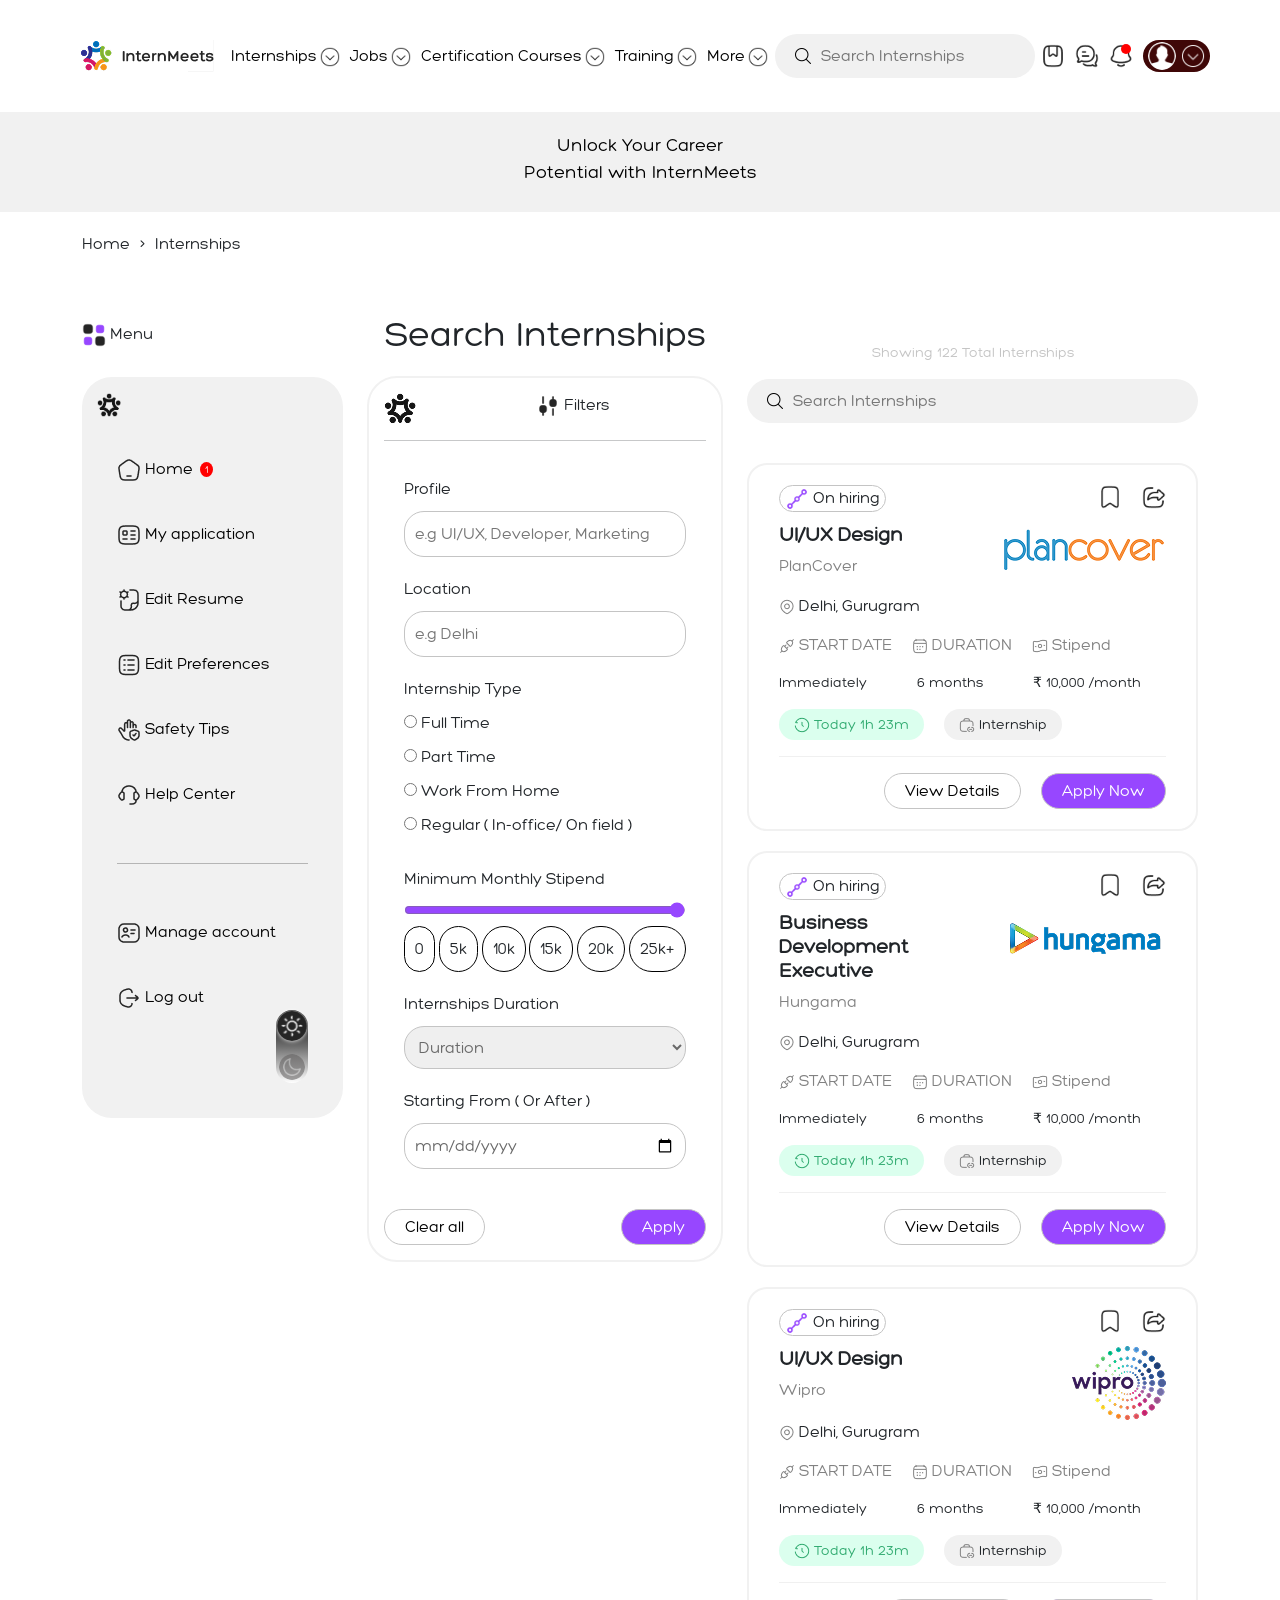
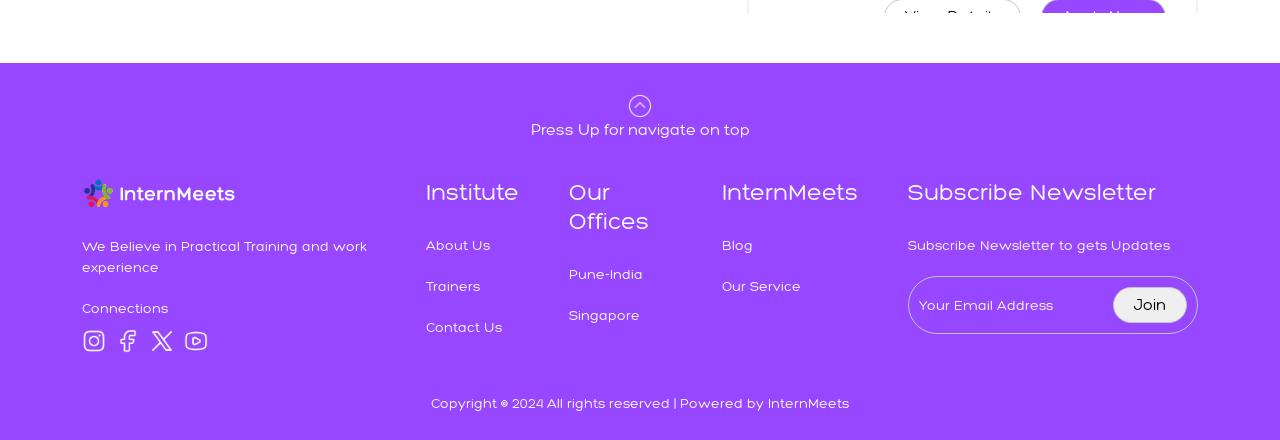
<file: index.html>
<!DOCTYPE html>
<html lang='en'>

<head>
    <meta charset='UTF-8'>
    <meta name='viewport' content='width=device-width, initial-scale=1.0'>
    <title>
        Search Internships : Internmeets
    </title>
    <link href='https://cdn.jsdelivr.net/npm/bootstrap@5.3.8/dist/css/bootstrap.min.css' rel='stylesheet'
        integrity='sha384-sRIl4kxILFvY47J16cr9ZwB07vP4J8+LH7qKQnuqkuIAvNWLzeN8tE5YBujZqJLB' crossorigin='anonymous'>
    <link href='https://fonts.cdnfonts.com/css/open-sans' rel='stylesheet'>
    <link href='https://fonts.cdnfonts.com/css/oswald-4' rel='stylesheet'>
    <link rel="stylesheet" href="styles/style.css">
    <style>
        @font-face {
            font-family: 'Hero Light Regular';
            font-style: normal;
            font-weight: normal;
            src: local('Hero Light Regular'), url('./hero-font/HeroLight-Regular.woff') format('woff');
        }

        html {
            scroll-behavior: smooth;
        }

        @media screen and (max-width:320px) {
            .ranges span {
                font-size: 14px;
                padding: 5px;
            }
        }

        @media screen and (max-width:425px) {
            .footer-container {
                justify-content: start;
                gap: 20px;
            }

            .footer-container .footer-div {
                gap: 0px;
            }

            .footer-container {
                flex-direction: column;
            }

            .footer-container .subscribe {
                padding: 5px;
                width: fit-content;
            }
        }

        @media screen and (max-width:1024px) {

            .hamburger {
                display: block;
                cursor: pointer;
                padding-right: 10px;
            }

            .mobile-menu {
                display: none;
                position: absolute;
                top: 75px;
                right: 0;
                background: #fff;

                flex-direction: column-reverse;
                justify-content: flex-start;
                gap: 20px;
                padding: 20px;
                border-radius: 8px;
                box-shadow: 0 8px 25px rgba(0, 0, 0, 0.15);
            }

            .nav {
                flex-direction: column;
                align-items: start;
            }

            .searchbar .main-search {
                max-width: fit-content;
            }

            .mobile-menu.active {
                display: flex;
            }

            .ranges span {
                font-size: 14px;
                padding: 5px;
            }

            .footer-container {
                flex-wrap: wrap;
            }

            body.dark-theme .header .nav img,
            body.dark-theme .header .nav-extras img {
                filter: invert(0) hue-rotate(0deg);
            }
        }

        @media screen and (min-width:1024px) {
            .nav {
                gap: 10px;
            }

            .nav-trigger {
                gap: 3px;
            }

            .nav-extras {
                gap: 10px;
            }

            #home-dot {
                right: 50%;
            }
        }
    </style>
</head>

<body class="light-mode">
    <div class="header container">
        <div>
            <img src="img/logo-black.png" alt="" id="logo-black">
            <img src="img/logo-white.png" alt="" id="logo-white">
        </div>

        <div class="hamburger" id="hamburger">☰</div>

        <div class="mobile-menu" id="mobileMenu">
            <div class="nav">
                <div class="nav-item">
                    <button class="nav-trigger">
                        Internships
                        <span id="internships"><img src="img/arrow-icon.png" alt="" width="20px"></span>
                    </button>
                    <div class="nav-popup">
                        <a href="#">Web Development</a>
                        <a href="#">Android</a>
                        <a href="#">Data Science</a>
                    </div>
                </div>

                <div class="nav-item">
                    <button class="nav-trigger">
                        Jobs
                        <span id="jobs"><img src="img/arrow-icon.png" alt="" width="20px"></span>
                    </button>
                    <div class="nav-popup">
                        <a href="#">Fresher Jobs</a>
                        <a href="#">Remote Jobs</a>
                        <a href="#">Part Time</a>
                    </div>
                </div>
                <div class="nav-item">
                    <button class="nav-trigger">
                        Certification Courses
                        <span id="courses"><img src="img/arrow-icon.png" alt="" width="20px"></span>
                    </button>
                    <div class="nav-popup">
                        <a href="#">Full Stack Web Development</a>
                        <a href="#">Frontend Development</a>
                        <a href="#">Backend Development</a>
                        <a href="#">Mobile App Development</a>
                        <a href="">Data Science</a>
                        <a href="">Data Analytics</a>
                        <a href="">Cloud Computing</a>
                        <a href="">Ethical Hacking</a>
                        <a href="">SOC Analyst</a>
                    </div>
                </div>
                <div class="nav-item">
                    <button class="nav-trigger">
                        Training
                        <span id="training"><img src="img/arrow-icon.png" alt="" width="20px"></span>
                    </button>
                    <div class="nav-popup">
                        <a href="#">Programming Languages</a>
                        <a href="#">Web Technologies</a>
                        <a href="#">Data Tools</a>
                        <a href="">Cloud Tools</a>
                        <a href="">Testing & QA</a>
                        <a href="">Deployment Training</a>
                    </div>
                </div>
                <div class="nav-item">
                    <button class="nav-trigger">
                        More
                        <span id="more"><img src="img/arrow-icon.png" alt="" width="20px"></span>
                    </button>
                    <div class="nav-popup">
                        <a href="#">Career Resources</a>
                        <a href="#">Scholarships</a>
                        <a href="#">Competitions & Hackathons</a>
                        <a href="">Bootcamps</a>
                        <a href="">Mentorship Programs</a>
                    </div>
                </div>
            </div>
            <div class="searchbar main-search">
                <img src="img/search-icon.png" alt="" width="32">
                <input type="text" name="main-search" id="main-search" placeholder="Search Internships">
            </div>
            <div class="nav-extras">
                <img src="img/bookmark-icon.png" alt="" class="icon">
                <img src="img/message-icon.png" alt="" class="icon">
                <div class="notification">
                    <img src="img/notification-icon.png" alt="" class="icon">
                    <span id="notification-dot"></span>
                </div>

                <div class="profile profile-item">
                    <img src="img/user-profile-icon.webp" alt="" class="profile-icon">
                    <span class="profile-trigger"><img src="img/arrow-icon.png" alt="" class="icon"></span>
                    <div class="profile-popup">
                        <a href="">Profile</a>
                        <a href="">Username</a>
                        <a href="">Account Settings</a>
                        <a href="">Privacy & Security</a>
                    </div>
                </div>
            </div>
        </div>
    </div>
    <div class="offer-div">
        <p class="mb-0">
            Unlock Your Career
        </p>
        <p>
            Potential with InternMeets
        </p>
    </div>

    <div class="container">
        <div style="display: flex; gap:10px ; padding: 20px 0;">
            <p>
                <a href="home.html" class="navLink">Home</a>
            </p>
            <p>
                >
            </p>
            <p>
                <a href="#" class="navLink">Internships</a>
            </p>
        </div>
    </div>

    <div class="container">
        <div class="row">
            <div class=" col-lg-3 col-md-12 col-sm-12">
                <div class="">
                    <div class="" style="padding: 30px 0px;">
                        <img src="img/menu-square.png" alt="" class="icon">
                        <span>Menu</span>
                    </div>
                    <div class="container1">
                        <img src="img/star-icon.png" alt="" width="" class="icon">

                        <div class="menu" style="padding: 40px 20px;">
                            <div class="notification">
                                <div>
                                    <img src="img/home-icon.png" alt="" class="icon">
                                    <span>Home</span>
                                </div>
                                <span id="home-dot">1</span>
                            </div>
                            <div>
                                <img src="img/application-icon.png" alt="" class="icon">
                                <span>My application</span>
                            </div>
                            <div>
                                <img src="img/file-icon.png" alt="" class="icon">
                                <span>Edit Resume</span>
                            </div>
                            <div>
                                <img src="img/edit-icon.png" alt="" class="icon">
                                <span>Edit Preferences</span>
                            </div>
                            <div>
                                <img src="img/safety-icon.png" alt="" class="icon">
                                <span>Safety Tips</span>
                            </div>
                            <div>
                                <img src="img/help-icon.png" alt="" class="icon">
                                <span>Help Center</span>
                            </div>

                            <div>
                                <hr>
                            </div>

                            <div>
                                <img src="img/user-account-icon.png" alt="" class="icon">
                                <span>Manage account</span>
                            </div>
                            <div>
                                <a href="login.html" class="navLink">
                                    <img src="img/logout-icon.png" alt="" class="icon">
                                    <span>Log out</span>
                                </a>
                            </div>
                        </div>

                        <div class="theme-wrapper">
                            <div class="theme light-mode" id="themeToggle" aria-pressed="false">
                                <img src="img/sun-02.png" alt="light-theme" class="small-icon" id="sun">
                                <img src="img/moon-logo.png" alt="dark-theme" class="small-icon" id="moon">
                            </div>
                        </div>

                    </div>
                </div>
            </div>
            <div class="col-lg-4 col-md-12 col-sm-12">
                <div class="">
                    <div class="" style="padding: 15px 0px; text-align: center; font-size: 36px;">
                        <p class="mb-0">Search Internships</p>
                    </div>
                    <div class="container2">
                        <div style="display: flex;">
                            <img src="img/star-icon.png" alt="" width="">
                            <div class="filter" style="padding-left: 120px;">
                                <img src="img/filter-vertical-icon.png" alt="" class="icon">
                                <span>Filters</span>
                            </div>
                        </div>
                        <hr>
                        <div class="filter-menu" style="padding: 20px">
                            <div class="input">
                                <label for="">Profile</label>
                                <input type="text" name="" id="" placeholder="e.g UI/UX, Developer, Marketing">
                            </div>
                            <div class="input">
                                <label for="">Location</label>
                                <input type="text" name="" id="" placeholder="e.g Delhi">
                            </div>
                            <div class="input">
                                <label for="">Internship Type</label>
                                <div class="internship_type">
                                    <div>
                                        <input type="radio" name="radio" id="radio1">
                                        <label for="radio1">Full Time</label>
                                    </div>
                                    <div>
                                        <input type="radio" name="radio" id="radio2">
                                        <label for="radio2">Part Time</label>
                                    </div>
                                    <div>
                                        <input type="radio" name="radio" id="radio3">
                                        <label for="radio3">Work From Home</label>
                                    </div>
                                    <div>
                                        <input type="radio" name="radio" id="radio4">
                                        <label for="radio4">Regular ( In-office/ On field
                                            )</label>
                                    </div>
                                </div>
                            </div>
                            <div class="input">
                                <label for="">Minimum Monthly Stipend</label>
                                <div>
                                    <input type="range" name="" class="range-input" id="range" min="0" max="100"
                                        value="100" style="width: 100%; accent-color: #9747FF;">
                                </div>
                                <div class="ranges">
                                    <span data-value="0">0</span>
                                    <span class="range" data-value="20">5k</span>
                                    <span class="range" data-value="40">10k</span>
                                    <span class="range" data-value="60">15k</span>
                                    <span class="range" data-value="80">20k</span>
                                    <span class="range" data-value="100">25k+</span>
                                </div>
                            </div>
                            <div class="input">
                                <label for="">Internships Duration</label>
                                <select name="" id="">
                                    <option value="" selected disabled>Duration</option>
                                    <option value="1">1 Month</option>
                                    <option value="2">2 Months</option>
                                    <option value="3">3 Months</option>
                                    <option value="6">6 Months</option>
                                </select>

                            </div>
                            <div class="input">
                                <label for="">Starting From ( Or After )</label>
                                <input type="date" name="" id="" placeholder="Duration">
                            </div>
                        </div>
                        <div class="button" style="display: flex; justify-content: space-between;">
                            <div>
                                <button class="white-btn">Clear all</button>
                            </div>
                            <div>
                                <button class="color-btn">Apply</button>
                            </div>
                        </div>

                    </div>
                </div>
            </div>
            <div class="col-lg-5 col-md-12 col-sm-12">
                <div class="">
                    <div class="" style="padding: 50px 0px 0px 0px; text-align: center;">
                        <p style="color: #c4c4c4; font-size: 14px;">
                            Showing <span class="total_internships">122 Total Internships</span>
                        </p>
                    </div>
                    <div class="container3" id="container3">
                        <div class="searchbar">
                            <img src="img/search-icon.png" alt="" width="32">
                            <input type="text" name="main-search" id="main-search" placeholder="Search Internships">
                        </div>

                        <div class="cards">
                            <div class="card-container">
                                <div class="c-header">
                                    <div style="border: 1px solid #c4c4c4; border-radius: 20px; padding: 0px 5px;">
                                        <img src="img/straight-edge.png" alt="" class="icon">
                                        <span>On hiring</span>
                                    </div>
                                    <div style="display: flex; gap: 20px;">
                                        <img src="img/bookmark-02.png" alt="" class="icon">
                                        <img src="img/share-01.png" alt="" class="icon">
                                    </div>
                                </div>
                                <div class="c-body">
                                    <div class="c-name">
                                        <div>
                                            <h5>
                                                <b>UI/UX Design</b>
                                            </h5>
                                            <p>
                                                PlanCover
                                            </p>
                                        </div>
                                        <div>
                                            <img src="img/company1.png" alt="PlanCover" class="comapany">
                                        </div>
                                    </div>
                                    <div>
                                        <div>
                                            <img src="img/location-06.png" alt="" class="small-icon">
                                            <span>Delhi, Gurugram</span>
                                        </div>
                                    </div>
                                    <div class="card-details">
                                        <div>
                                            <img src="img/start-date-icon.png" alt="" class="small-icon">
                                            <span>START DATE</span>
                                        </div>
                                        <div>
                                            <img src="img/calendar-03.png" alt="" class="small-icon">
                                            <span>DURATION</span>
                                        </div>
                                        <div>
                                            <img src="img/money-03.png" alt="" class="small-icon">
                                            <span>Stipend</span>
                                        </div>
                                    </div>
                                    <div class="card-details-data">
                                        <p>Immediately</p>
                                        <p>6 months</p>
                                        <p>₹ 10,000 /month</p>
                                    </div>

                                    <div class="card-tags">
                                        <div class="remain-time">
                                            <img src="img/clock-02.png" alt="" class="small-icon">
                                            <span>Today 1h 23m</span>
                                        </div>
                                        <div class="jobtype">
                                            <img src="img/job-link.png" alt="" class="small-icon">
                                            <span>Internship</span>
                                        </div>
                                    </div>
                                    <hr style="color: #c4c4c4;">
                                    <div class="card-button" style="display: flex; justify-content: end; gap: 20px;">
                                        <div>
                                            <button class="white-btn">View Details</button>
                                        </div>
                                        <div>
                                            <button class="color-btn">Apply Now</button>
                                        </div>
                                    </div>
                                </div>
                            </div>
                            <div class="card-container">
                                <div class="c-header">
                                    <div style="border: 1px solid #c4c4c4; border-radius: 20px; padding: 0px 5px;">
                                        <img src="img/straight-edge.png" alt="" class="icon">
                                        <span>On hiring</span>
                                    </div>
                                    <div style="display: flex; gap: 20px;">
                                        <img src="img/bookmark-02.png" alt="" class="icon">
                                        <img src="img/share-01.png" alt="" class="icon">
                                    </div>
                                </div>
                                <div class="c-body">
                                    <div class="c-name">
                                        <div>
                                            <h5>
                                                <b>Business Development Executive</b>
                                            </h5>
                                            <p>
                                                Hungama
                                            </p>
                                        </div>
                                        <div>
                                            <img src="img/company2.png" alt="Hungama" class="comapany">
                                        </div>
                                    </div>
                                    <div>
                                        <div>
                                            <img src="img/location-06.png" alt="" class="small-icon">
                                            <span>Delhi, Gurugram</span>
                                        </div>
                                    </div>
                                    <div class="card-details">
                                        <div>
                                            <img src="img/start-date-icon.png" alt="" class="small-icon">
                                            <span>START DATE</span>
                                        </div>
                                        <div>
                                            <img src="img/calendar-03.png" alt="" class="small-icon">
                                            <span>DURATION</span>
                                        </div>
                                        <div>
                                            <img src="img/money-03.png" alt="" class="small-icon">
                                            <span>Stipend</span>
                                        </div>
                                    </div>
                                    <div class="card-details-data">
                                        <p>Immediately</p>
                                        <p>6 months</p>
                                        <p>₹ 10,000 /month</p>
                                    </div>

                                    <div class="card-tags">
                                        <div class="remain-time">
                                            <img src="img/clock-02.png" alt="" class="small-icon">
                                            <span>Today 1h 23m</span>
                                        </div>
                                        <div class="jobtype">
                                            <img src="img/job-link.png" alt="" class="small-icon">
                                            <span>Internship</span>
                                        </div>
                                    </div>
                                    <hr style="color: #c4c4c4;">
                                    <div class="card-button" style="display: flex; justify-content: end; gap: 20px;">
                                        <div>
                                            <button class="white-btn">View Details</button>
                                        </div>
                                        <div>
                                            <button class="color-btn">Apply Now</button>
                                        </div>
                                    </div>
                                </div>
                            </div>
                            <div class="card-container">
                                <div class="c-header">
                                    <div style="border: 1px solid #c4c4c4; border-radius: 20px; padding: 0px 5px;">
                                        <img src="img/straight-edge.png" alt="" class="icon">
                                        <span>On hiring</span>
                                    </div>
                                    <div style="display: flex; gap: 20px;">
                                        <img src="img/bookmark-02.png" alt="" class="icon">
                                        <img src="img/share-01.png" alt="" class="icon">
                                    </div>
                                </div>
                                <div class="c-body">
                                    <div class="c-name">
                                        <div>
                                            <h5>
                                                <b>UI/UX Design</b>
                                            </h5>
                                            <p>
                                                Wipro
                                            </p>
                                        </div>
                                        <div>
                                            <img src="img/company3.png" alt="Wipro" class="comapany">
                                        </div>
                                    </div>
                                    <div>
                                        <div>
                                            <img src="img/location-06.png" alt="" class="small-icon">
                                            <span>Delhi, Gurugram</span>
                                        </div>
                                    </div>
                                    <div class="card-details">
                                        <div>
                                            <img src="img/start-date-icon.png" alt="" class="small-icon">
                                            <span>START DATE</span>
                                        </div>
                                        <div>
                                            <img src="img/calendar-03.png" alt="" class="small-icon">
                                            <span>DURATION</span>
                                        </div>
                                        <div>
                                            <img src="img/money-03.png" alt="" class="small-icon">
                                            <span>Stipend</span>
                                        </div>
                                    </div>
                                    <div class="card-details-data">
                                        <p>Immediately</p>
                                        <p>6 months</p>
                                        <p>₹ 10,000 /month</p>
                                    </div>

                                    <div class="card-tags">
                                        <div class="remain-time">
                                            <img src="img/clock-02.png" alt="" class="small-icon">
                                            <span>Today 1h 23m</span>
                                        </div>
                                        <div class="jobtype">
                                            <img src="img/job-link.png" alt="" class="small-icon">
                                            <span>Internship</span>
                                        </div>
                                    </div>
                                    <hr style="color: #c4c4c4;">
                                    <div class="card-button" style="display: flex; justify-content: end; gap: 20px;">
                                        <div>
                                            <button class="white-btn">View Details</button>
                                        </div>
                                        <div>
                                            <button class="color-btn">Apply Now</button>
                                        </div>
                                    </div>
                                </div>
                            </div>
                            <div class="card-container">
                                <div class="c-header">
                                    <div style="border: 1px solid #c4c4c4; border-radius: 20px; padding: 0px 5px;">
                                        <img src="img/straight-edge.png" alt="" class="icon">
                                        <span>On Going</span>
                                    </div>
                                    <div style="display: flex; gap: 20px;">
                                        <img src="img/bookmark-02.png" alt="" class="icon">
                                        <img src="img/share-01.png" alt="" class="icon">
                                    </div>
                                </div>
                                <div class="c-body">
                                    <div class="c-name">
                                        <div>
                                            <h5>
                                                <b>UI/UX Design</b>
                                            </h5>
                                            <p>
                                                PlanCover
                                            </p>
                                        </div>
                                        <div>
                                            <img src="img/company1.png" alt="PlanCover" class="comapany">
                                        </div>
                                    </div>
                                    <div>
                                        <div>
                                            <img src="img/location-06.png" alt="" class="small-icon">
                                            <span>Delhi, Gurugram</span>
                                        </div>
                                    </div>
                                    <div class="card-details">
                                        <div>
                                            <img src="img/start-date-icon.png" alt="" class="small-icon">
                                            <span>START DATE</span>
                                        </div>
                                        <div>
                                            <img src="img/calendar-03.png" alt="" class="small-icon">
                                            <span>DURATION</span>
                                        </div>
                                        <div>
                                            <img src="img/money-03.png" alt="" class="small-icon">
                                            <span>Stipend</span>
                                        </div>
                                    </div>
                                    <div class="card-details-data">
                                        <p>Immediately</p>
                                        <p>6 months</p>
                                        <p>₹ 10,000 /month</p>
                                    </div>

                                    <div class="card-tags">
                                        <div class="remain-time">
                                            <img src="img/clock-02.png" alt="" class="small-icon">
                                            <span>Today 1h 23m</span>
                                        </div>
                                        <div class="jobtype">
                                            <img src="img/job-link.png" alt="" class="small-icon">
                                            <span>Internship</span>
                                        </div>
                                    </div>
                                    <hr style="color: #c4c4c4;">
                                    <div class="card-button" style="display: flex; justify-content: end; gap: 20px;">
                                        <div>
                                            <button class="white-btn">View Details</button>
                                        </div>
                                        <div>
                                            <button class="color-btn">Apply Now</button>
                                        </div>
                                    </div>
                                </div>
                            </div>
                            <div class="card-container">
                                <div class="c-header">
                                    <div style="border: 1px solid #c4c4c4; border-radius: 20px; padding: 0px 5px;">
                                        <img src="img/straight-edge.png" alt="" class="icon">
                                        <span>On Going</span>
                                    </div>
                                    <div style="display: flex; gap: 20px;">
                                        <img src="img/bookmark-02.png" alt="" class="icon">
                                        <img src="img/share-01.png" alt="" class="icon">
                                    </div>
                                </div>
                                <div class="c-body">
                                    <div class="c-name">
                                        <div>
                                            <h5>
                                                <b>UI/UX Design</b>
                                            </h5>
                                            <p>
                                                PlanCover
                                            </p>
                                        </div>
                                        <div>
                                            <img src="img/company1.png" alt="PlanCover" class="comapany">
                                        </div>
                                    </div>
                                    <div>
                                        <div>
                                            <img src="img/location-06.png" alt="" class="small-icon">
                                            <span>Delhi, Gurugram</span>
                                        </div>
                                    </div>
                                    <div class="card-details">
                                        <div>
                                            <img src="img/start-date-icon.png" alt="" class="small-icon">
                                            <span>START DATE</span>
                                        </div>
                                        <div>
                                            <img src="img/calendar-03.png" alt="" class="small-icon">
                                            <span>DURATION</span>
                                        </div>
                                        <div>
                                            <img src="img/money-03.png" alt="" class="small-icon">
                                            <span>Stipend</span>
                                        </div>
                                    </div>
                                    <div class="card-details-data">
                                        <p>Immediately</p>
                                        <p>6 months</p>
                                        <p>₹ 10,000 /month</p>
                                    </div>

                                    <div class="card-tags">
                                        <div class="remain-time">
                                            <img src="img/clock-02.png" alt="" class="small-icon">
                                            <span>Today 1h 23m</span>
                                        </div>
                                        <div class="jobtype">
                                            <img src="img/job-link.png" alt="" class="small-icon">
                                            <span>Internship</span>
                                        </div>
                                    </div>
                                    <hr style="color: #c4c4c4;">
                                    <div class="card-button" style="display: flex; justify-content: end; gap: 20px;">
                                        <div>
                                            <button class="white-btn">View Details</button>
                                        </div>
                                        <div>
                                            <button class="color-btn">Apply Now</button>
                                        </div>
                                    </div>
                                </div>
                            </div>
                            <div class="card-container">
                                <div class="c-header">
                                    <div style="border: 1px solid #c4c4c4; border-radius: 20px; padding: 0px 5px;">
                                        <img src="img/straight-edge.png" alt="" class="icon">
                                        <span>On Going</span>
                                    </div>
                                    <div style="display: flex; gap: 20px;">
                                        <img src="img/bookmark-02.png" alt="" class="icon">
                                        <img src="img/share-01.png" alt="" class="icon">
                                    </div>
                                </div>
                                <div class="c-body">
                                    <div class="c-name">
                                        <div>
                                            <h5>
                                                <b>UI/UX Design</b>
                                            </h5>
                                            <p>
                                                PlanCover
                                            </p>
                                        </div>
                                        <div>
                                            <img src="img/company1.png" alt="PlanCover" class="comapany">
                                        </div>
                                    </div>
                                    <div>
                                        <div>
                                            <img src="img/location-06.png" alt="" class="small-icon">
                                            <span>Delhi, Gurugram</span>
                                        </div>
                                    </div>
                                    <div class="card-details">
                                        <div>
                                            <img src="img/start-date-icon.png" alt="" class="small-icon">
                                            <span>START DATE</span>
                                        </div>
                                        <div>
                                            <img src="img/calendar-03.png" alt="" class="small-icon">
                                            <span>DURATION</span>
                                        </div>
                                        <div>
                                            <img src="img/money-03.png" alt="" class="small-icon">
                                            <span>Stipend</span>
                                        </div>
                                    </div>
                                    <div class="card-details-data">
                                        <p>Immediately</p>
                                        <p>6 months</p>
                                        <p>₹ 10,000 /month</p>
                                    </div>

                                    <div class="card-tags">
                                        <div class="remain-time">
                                            <img src="img/clock-02.png" alt="" class="small-icon">
                                            <span>Today 1h 23m</span>
                                        </div>
                                        <div class="jobtype">
                                            <img src="img/job-link.png" alt="" class="small-icon">
                                            <span>Internship</span>
                                        </div>
                                    </div>
                                    <hr style="color: #c4c4c4;">
                                    <div class="card-button" style="display: flex; justify-content: end; gap: 20px;">
                                        <div>
                                            <button class="white-btn">View Details</button>
                                        </div>
                                        <div>
                                            <button class="color-btn">Apply Now</button>
                                        </div>
                                    </div>
                                </div>
                            </div>
                        </div>

                    </div>
                </div>
            </div>
        </div>
    </div>

    <div class="footer ">
        <div class="" style="text-align: center;">
            <a href="" id="scrollToTopArrow">
                <img src="img/arrow-icon.png" alt="" class="icon arrow">
            </a>
            <p>
                Press Up for navigate on top
            </p>
        </div>

        <div class="footer-container container">
            <div class="footer-div">
                <img src="img/logo-white.png" alt="" width="155">
                <p style="margin-top: 8px;">We Believe in Practical Training and work experience</p>
                <div class="">
                    <p>Connections</p>
                    <div class="social-media">
                        <img src="img/instagram-logo.png" alt="" class="icon">
                        <img src="img/facebook-logo.png" alt="" class="icon">
                        <img src="img/new-twitter-logo.png" alt="" class="icon">
                        <img src="img/youtube-logo.png" alt="" class="icon">
                    </div>
                </div>
            </div>
            <div class="footer-div">
                <h4>
                    Institute
                </h4>
                <a href="">About Us</a>
                <a href="">Trainers</a>
                <a href="">Contact Us</a>
            </div>
            <div class="footer-div">
                <h4>
                    Our Offices
                </h4>
                <a href="">Pune-India</a>
                <a href="">Singapore</a>
            </div>
            <div class="footer-div">
                <h4>
                    InternMeets
                </h4>
                <a href="">Blog </a>
                <a href="">Our Service</a>
            </div>
            <div class="footer-div">
                <h4>
                    Subscribe Newsletter
                </h4>
                <p>Subscribe Newsletter to gets Updates</p>
                <div class="subscribe">
                    <input type="email" name="" id="" placeholder="Your Email Address">
                    <button>Join</button>
                </div>
            </div>
        </div>
        <div style="text-align: center; padding-top: 40px; font-size: 14px;">
            <p>
                Copyright © 2024 All rights reserved | Powered by InternMeets
            </p>
        </div>
    </div>



    <script src="index.js"></script>
    <script>
        const hamburger = document.getElementById("hamburger");
        const mobileMenu = document.getElementById("mobileMenu");

        hamburger.addEventListener("click", () => {
            mobileMenu.classList.toggle("active");
        })


        const scrollToTopArrow = document.getElementById("scrollToTopArrow");
        scrollToTopArrow.onclick = function () {
            window.scrollTo({
                top: 0,
                behavior: "smooth"
            })
        }

        const rangeElements = document.querySelectorAll(".range");
        const rangeInput = document.getElementById("range");
        rangeElements.forEach(span => {
            span.addEventListener("click", () => {
                rangeInput.value = span.dataset.value
            })
        })

        // Theme toggle logic
        const themeToggle = document.getElementById("themeToggle");
        themeToggle.addEventListener("click", () => {
            document.body.classList.toggle("dark-theme");
            themeToggle.classList.toggle("light-mode");

            const isDark = document.body.classList.contains("dark-theme");
            themeToggle.setAttribute("aria-pressed", isDark);
        });
    </script>
</body>

</html>
</file>
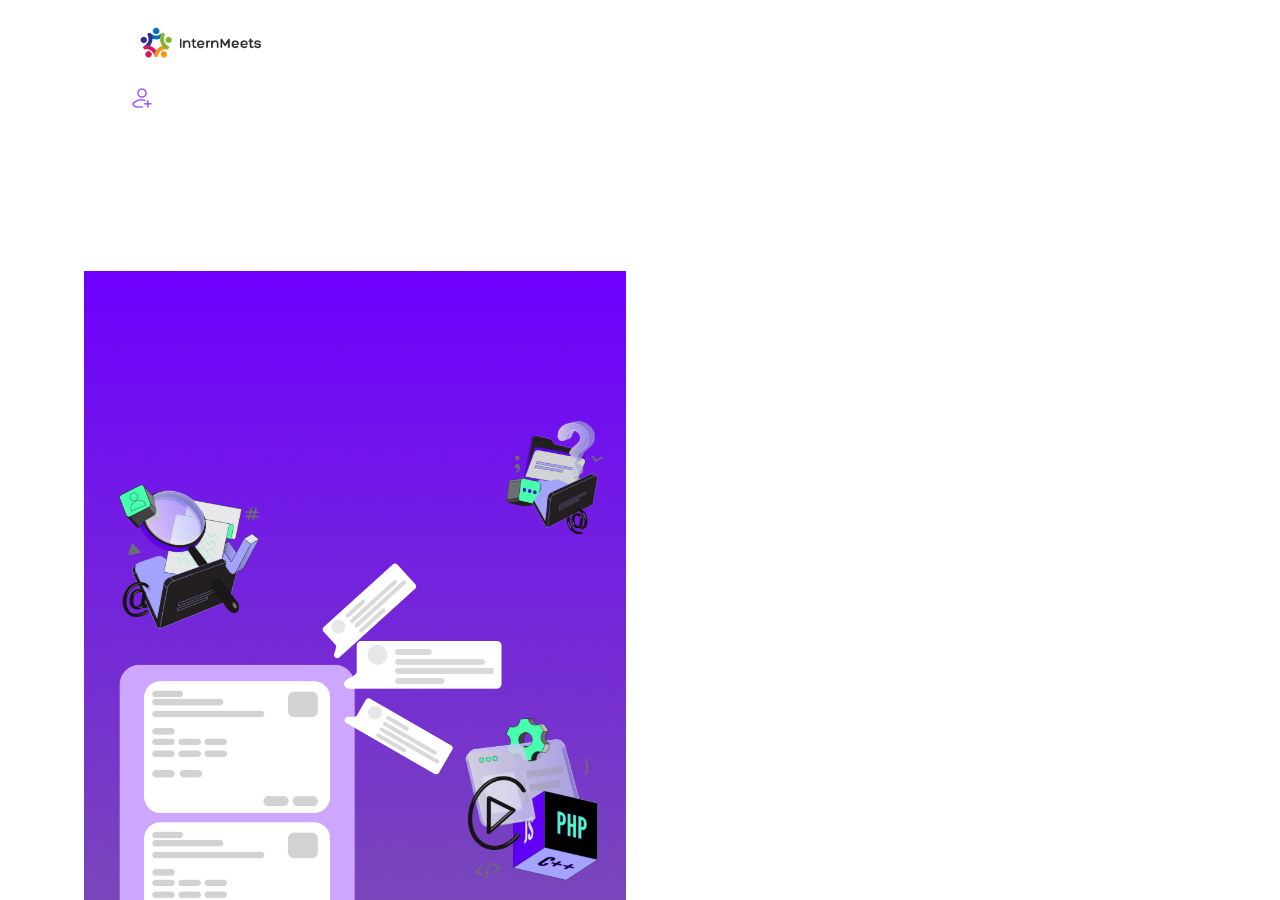
<file: login.html>
<!DOCTYPE html>
<html lang='en'>

<head>
    <meta charset='UTF-8'>
    <meta name='viewport' content='width=device-width, initial-scale=1.0'>
    <title>
        Login
    </title>
    <link href='https://cdn.jsdelivr.net/npm/bootstrap@5.3.8/dist/css/bootstrap.min.css' rel='stylesheet'
        integrity='sha384-sRIl4kxILFvY47J16cr9ZwB07vP4J8+LH7qKQnuqkuIAvNWLzeN8tE5YBujZqJLB' crossorigin='anonymous'>
    <link href='https://fonts.cdnfonts.com/css/open-sans' rel='stylesheet'>
    <link href='https://fonts.cdnfonts.com/css/oswald-4' rel='stylesheet'>
    <style>
        .main-container {
            margin: 0 auto;
        }

        .left {
            /* background: linear-gradient(to bottom, #6F00FF, #7947BB); */
            background-image: url(img/login/left-backgrpound.png);
            background-position: bottom;
            background-repeat: no-repeat;
            background-size: 95%;
            color: white;
            height: 100vh;
        }


        .left .container {
            padding: 20px;

        }
    </style>
</head>

<body>

    <div class="main-container container">
        <div class="row">
            <div class=" left col-lg-6 col-md-6 col-sm-12">
                <div class="container">
                    <div class="px-4">
                        <img src="img/login/logo.png" alt="" width="150px">
                    </div>
                    <div class="px-4 py-3">
                        <img src="img/login/user-add.png" alt="">
                        <h3 class="pt-2" style="font-size: 22px;">Sign Up and Come On in.</h3>
                        <p style="font-size: 14px;">Sign in is simple, free & fast and discover your role fit for you.
                        </p>
                    </div>
                </div>
            </div>
            <div class="right col-lg-6 col-md-6 col-sm-12">

            </div>
        </div>
    </div>

</body>

</html>
</file>
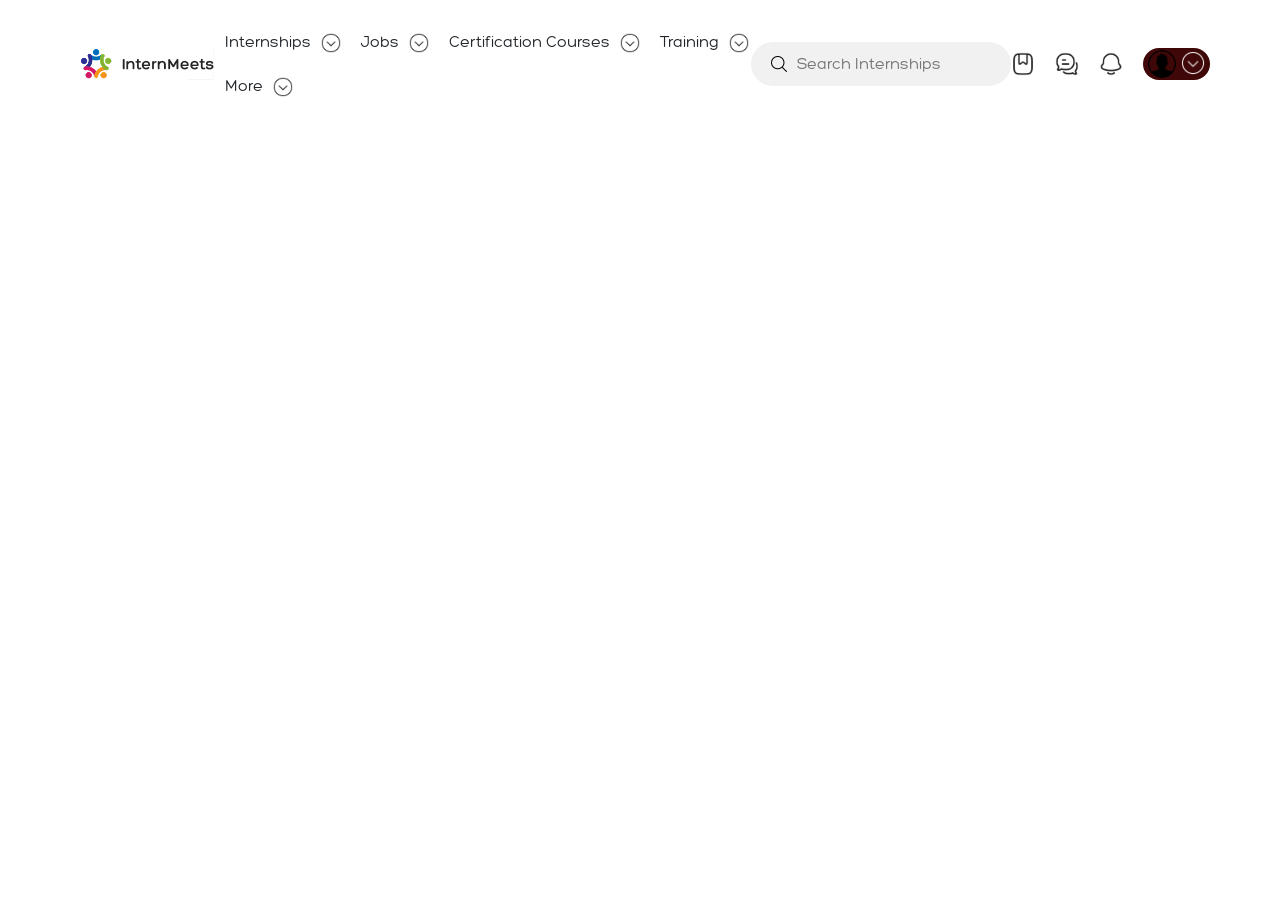
<file: navbar.html>
<!DOCTYPE html>
<html lang='en'>

<head>
    <meta charset='UTF-8'>
    <meta name='viewport' content='width=device-width, initial-scale=1.0'>
    <title>
        Custom navbar
    </title>
    <link href='https://cdn.jsdelivr.net/npm/bootstrap@5.3.8/dist/css/bootstrap.min.css' rel='stylesheet'
        integrity='sha384-sRIl4kxILFvY47J16cr9ZwB07vP4J8+LH7qKQnuqkuIAvNWLzeN8tE5YBujZqJLB' crossorigin='anonymous'>
    <link href='https://fonts.cdnfonts.com/css/open-sans' rel='stylesheet'>
    <link href='https://fonts.cdnfonts.com/css/oswald-4' rel='stylesheet'>
    <style>
        @font-face {
            font-family: 'Hero Light Regular';
            font-style: normal;
            font-weight: normal;
            src: local('Hero Light Regular'), url('./hero-font/HeroLight-Regular.woff') format('woff');
        }

        * {
            box-sizing: border-box;
            margin: 0;
            padding: 0;
        }

        body {
            font-family: 'Hero Light Regular';
        }

        .header {
            display: flex;
            justify-content: space-evenly;
            align-items: center;
            padding: 30px 0px;
        }

        .nav {
            display: flex;
            gap: 20px;
            align-items: center;
        }

        .nav div {
            display: flex;
            gap: 10px;
        }

        .nav a {
            text-decoration: none;
            color: inherit;
        }

        .profile span img {
            filter: invert(1);
        }

        .searchbar {
            background-color: #f1f1f1;
            border-radius: 30px;
            padding: 10px 20px;
            display: flex;
            align-items: center;
            gap: 10px;
        }

        .searchbar input,
        .footer-container input {
            border: none;
            outline: none;
            background-color: transparent;
        }

        .searchbar img {
            width: 16px;
            height: 16px;
        }

        .nav-extras {
            display: flex;
            align-items: center;
            gap: 20px;
            cursor: pointer;
        }

        .profile-icon {
            width: 28px;
        }

        .icon {
            width: 24px;
            height: 24px;
        }

        .profile {
            background-color: rgb(63, 7, 7);
            border-radius: 20px;
            padding: 2px 5px;
            display: flex;
            gap: 5px;
            justify-content: center;

        }

        .profile img {
            border-radius: 50%;
        }


        .hamburger {
            display: none;
        }

        .mobile-menu {
            display: contents;
        }



        @media screen and (max-width:768px) {
            .hamburger {
                display: block;
                cursor: pointer;
            }

            .mobile-menu {
                display: none;
                position: absolute;
                top: 75px;
                right: 0;
                background: #fff;

                flex-direction: column-reverse;
                justify-content: flex-start;
                gap: 20px;
                padding: 20px;
                box-shadow: 0 6px 15px rgba(0, 0, 0, 0.15);
            }

            .nav {
                flex-direction: column;
                align-items: start;
            }

            .searchbar {
                max-width: fit-content;
            }

            .mobile-menu.active {
                display: flex;
            }
        }
    </style>
</head>

<body>
    <div class="header container">
        <div>
            <img src="img/logo-black.png" alt="">
        </div>

        <div class="hamburger" id="hamburger">☰</div>

        <div class="mobile-menu" id="mobileMenu">
            <div class="nav">
                <div>
                    <a href="">Internships</a>
                    <span><img src="img/arrow-icon.png" alt="" width="20px"></span>
                </div>

                <div>
                    <a href="">Jobs</a>
                    <span><img src="img/arrow-icon.png" alt="" width="20px"></span>
                </div>
                <div>
                    <a href="">Certification Courses</a>
                    <span><img src="img/arrow-icon.png" alt="" width="20px"></span>
                </div>
                <div>
                    <a href="">Training</a>
                    <span><img src="img/arrow-icon.png" alt="" width="20px"></span>
                </div>
                <div>
                    <a href="">More</a>
                    <span><img src="img/arrow-icon.png" alt="" width="20px"></span>
                </div>
            </div>
            <div class="searchbar">
                <img src="img/search-icon.png" alt="" width="32">
                <input type="text" name="main-search" id="main-search" placeholder="Search Internships">
            </div>
            <div class="nav-extras">
                <img src="img/bookmark-icon.png" alt="" class="icon">
                <img src="img/message-icon.png" alt="" class="icon">
                <img src="img/notification-icon.png" alt="" class="icon">

                <div class="profile">
                    <img src="img/user-profile-icon.webp" alt="" class="profile-icon">
                    <span><img src="img/arrow-icon.png" alt="" class="icon"></span>
                </div>
            </div>
        </div>
    </div>


    <script>
        const hamburger = document.getElementById("hamburger");
        const mobileMenu = document.getElementById("mobileMenu");

        hamburger.addEventListener("click", () => {
            mobileMenu.classList.toggle("active");
        })
    </script>
</body>

</html>
</file>
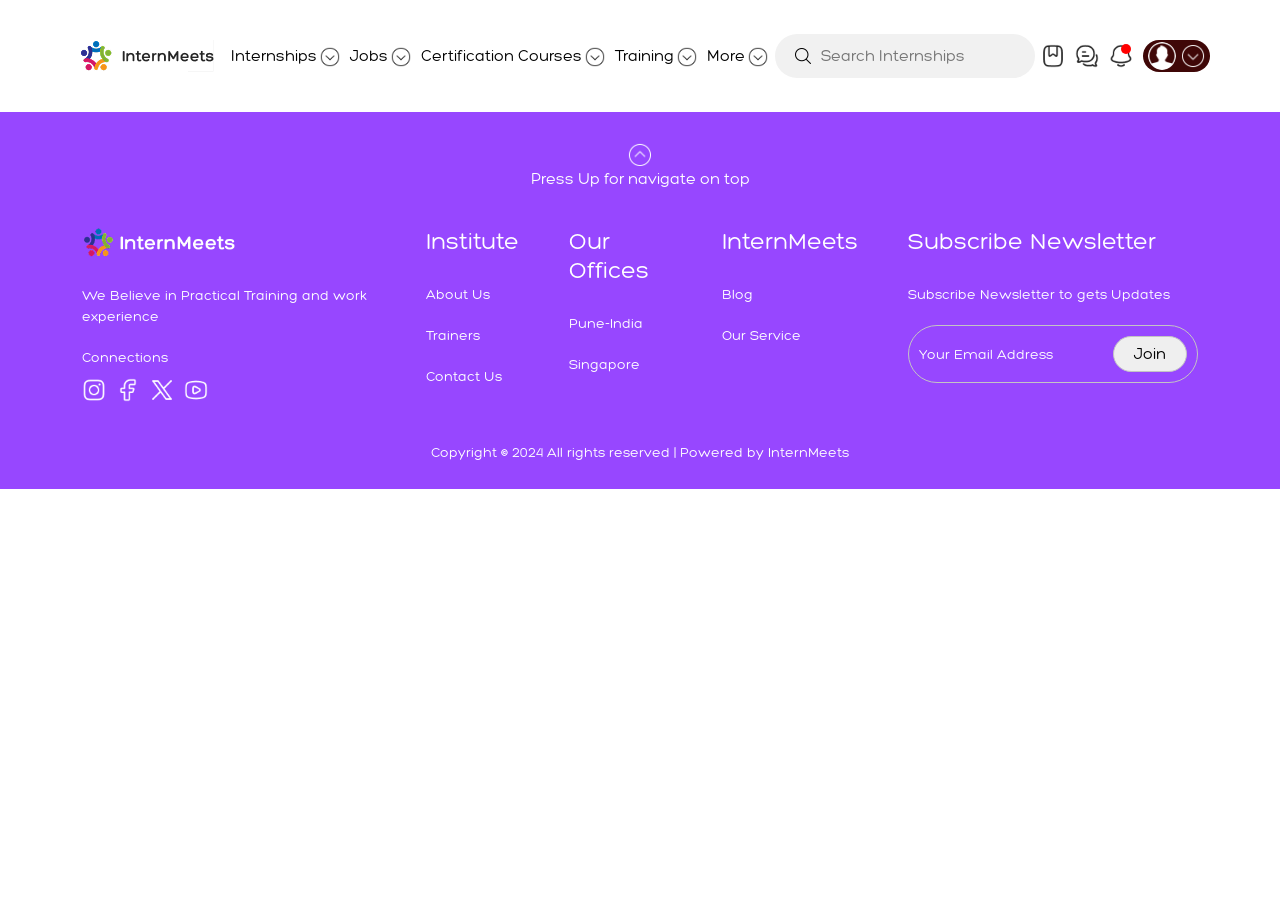
<file: skeleton.html>
<!DOCTYPE html>
<html lang='en'>

<head>
    <meta charset='UTF-8'>
    <meta name='viewport' content='width=device-width, initial-scale=1.0'>
    <title>
        Home
    </title>
    <link href='https://cdn.jsdelivr.net/npm/bootstrap@5.3.8/dist/css/bootstrap.min.css' rel='stylesheet'
        integrity='sha384-sRIl4kxILFvY47J16cr9ZwB07vP4J8+LH7qKQnuqkuIAvNWLzeN8tE5YBujZqJLB' crossorigin='anonymous'>
    <link href='https://fonts.cdnfonts.com/css/open-sans' rel='stylesheet'>
    <link href='https://fonts.cdnfonts.com/css/oswald-4' rel='stylesheet'>
    <link rel="stylesheet" href="skeleton.css">
    <style>
        html {
            scroll-behavior: smooth;
        }


        @media screen and (max-width:425px) {
            .footer-container {
                justify-content: start;
                gap: 20px;
            }

            .footer-container .footer-div {
                gap: 0px;
            }

            .footer-container {
                flex-direction: column;
            }

            .footer-container .subscribe {
                padding: 5px;
                width: fit-content;
            }
        }

        @media screen and (max-width:1024px) {

            .hamburger {
                display: block;
                cursor: pointer;
                padding-right: 10px;
            }

            .mobile-menu {
                display: none;
                position: absolute;
                top: 75px;
                right: 0;
                background: #fff;

                flex-direction: column-reverse;
                justify-content: flex-start;
                gap: 20px;
                padding: 20px;
                border-radius: 8px;
                box-shadow: 0 8px 25px rgba(0, 0, 0, 0.15);
            }

            .nav {
                flex-direction: column;
                align-items: start;
            }

            .searchbar .main-search {
                max-width: fit-content;
            }

            .mobile-menu.active {
                display: flex;
            }

            .footer-container {
                flex-wrap: wrap;
            }

            body.dark-theme .header .nav img,
            body.dark-theme .header .nav-extras img {
                filter: invert(0) hue-rotate(0deg);
            }
        }

        @media screen and (min-width:1024px) {
            .nav {
                gap: 10px;
            }

            .nav-trigger {
                gap: 3px;
            }

            .nav-extras {
                gap: 10px;
            }

            #home-dot {
                right: 50%;
            }
        }
    </style>
</head>

<body class="light-mode">

    <div class="header container">
        <div>
            <img src="img/logo-black.png" alt="" id="logo-black">
            <!-- <img src="img/logo-white.png" alt="" id="logo-white"> -->
        </div>

        <div class="hamburger" id="hamburger">☰</div>

        <div class="mobile-menu" id="mobileMenu">
            <div class="nav">
                <div class="nav-item">
                    <button class="nav-trigger">
                        Internships
                        <span id="internships"><img src="img/arrow-icon.png" alt="" width="20px"></span>
                    </button>
                    <div class="nav-popup">
                        <a href="#">Web Development</a>
                        <a href="#">Android</a>
                        <a href="#">Data Science</a>
                    </div>
                </div>

                <div class="nav-item">
                    <button class="nav-trigger">
                        Jobs
                        <span id="jobs"><img src="img/arrow-icon.png" alt="" width="20px"></span>
                    </button>
                    <div class="nav-popup">
                        <a href="#">Fresher Jobs</a>
                        <a href="#">Remote Jobs</a>
                        <a href="#">Part Time</a>
                    </div>
                </div>
                <div class="nav-item">
                    <button class="nav-trigger">
                        Certification Courses
                        <span id="courses"><img src="img/arrow-icon.png" alt="" width="20px"></span>
                    </button>
                    <div class="nav-popup">
                        <a href="#">Full Stack Web Development</a>
                        <a href="#">Frontend Development</a>
                        <a href="#">Backend Development</a>
                        <a href="#">Mobile App Development</a>
                        <a href="">Data Science</a>
                        <a href="">Data Analytics</a>
                        <a href="">Cloud Computing</a>
                        <a href="">Ethical Hacking</a>
                        <a href="">SOC Analyst</a>
                    </div>
                </div>
                <div class="nav-item">
                    <button class="nav-trigger">
                        Training
                        <span id="training"><img src="img/arrow-icon.png" alt="" width="20px"></span>
                    </button>
                    <div class="nav-popup">
                        <a href="#">Programming Languages</a>
                        <a href="#">Web Technologies</a>
                        <a href="#">Data Tools</a>
                        <a href="">Cloud Tools</a>
                        <a href="">Testing & QA</a>
                        <a href="">Deployment Training</a>
                    </div>
                </div>
                <div class="nav-item">
                    <button class="nav-trigger">
                        More
                        <span id="more"><img src="img/arrow-icon.png" alt="" width="20px"></span>
                    </button>
                    <div class="nav-popup">
                        <a href="#">Career Resources</a>
                        <a href="#">Scholarships</a>
                        <a href="#">Competitions & Hackathons</a>
                        <a href="">Bootcamps</a>
                        <a href="">Mentorship Programs</a>
                    </div>
                </div>
            </div>
            <div class="searchbar main-search">
                <img src="img/search-icon.png" alt="" width="32">
                <input type="text" name="main-search" id="main-search" placeholder="Search Internships">
            </div>
            <div class="nav-extras">
                <img src="img/bookmark-icon.png" alt="" class="icon">
                <img src="img/message-icon.png" alt="" class="icon">
                <div class="notification">
                    <img src="img/notification-icon.png" alt="" class="icon">
                    <span id="notification-dot"></span>
                </div>

                <div class="profile profile-item">
                    <img src="img/user-profile-icon.webp" alt="" class="profile-icon">
                    <span class="profile-trigger"><img src="img/arrow-icon.png" alt="" class="icon"></span>
                    <div class="profile-popup">
                        <a href="">Profile</a>
                        <a href="">Username</a>
                        <a href="">Account Settings</a>
                        <a href="">Privacy & Security</a>
                    </div>
                </div>
            </div>
        </div>
    </div>






    <div class="footer ">
        <div class="" style="text-align: center;">
            <a href="" id="scrollToTopArrow">
                <img src="img/arrow-icon.png" alt="" class="icon arrow">
            </a>
            <p>
                Press Up for navigate on top
            </p>
        </div>

        <div class="footer-container container">
            <div class="footer-div">
                <img src="img/logo-white.png" alt="" width="155">
                <p style="margin-top: 8px;">We Believe in Practical Training and work experience</p>
                <div class="">
                    <p>Connections</p>
                    <div class="social-media">
                        <img src="img/instagram-logo.png" alt="" class="icon">
                        <img src="img/facebook-logo.png" alt="" class="icon">
                        <img src="img/new-twitter-logo.png" alt="" class="icon">
                        <img src="img/youtube-logo.png" alt="" class="icon">
                    </div>
                </div>
            </div>
            <div class="footer-div">
                <h4>
                    Institute
                </h4>
                <a href="">About Us</a>
                <a href="">Trainers</a>
                <a href="">Contact Us</a>
            </div>
            <div class="footer-div">
                <h4>
                    Our Offices
                </h4>
                <a href="">Pune-India</a>
                <a href="">Singapore</a>
            </div>
            <div class="footer-div">
                <h4>
                    InternMeets
                </h4>
                <a href="">Blog </a>
                <a href="">Our Service</a>
            </div>
            <div class="footer-div">
                <h4>
                    Subscribe Newsletter
                </h4>
                <p>Subscribe Newsletter to gets Updates</p>
                <div class="subscribe">
                    <input type="email" name="" id="" placeholder="Your Email Address">
                    <button>Join</button>
                </div>
            </div>
        </div>
        <div style="text-align: center; padding-top: 40px; font-size: 14px;">
            <p>
                Copyright © 2024 All rights reserved | Powered by InternMeets
            </p>
        </div>
    </div>

    <script src="index.js"></script>
    <script>
        const hamburger = document.getElementById("hamburger");
        const mobileMenu = document.getElementById("mobileMenu");

        hamburger.addEventListener("click", () => {
            mobileMenu.classList.toggle("active");
        })


        const scrollToTopArrow = document.getElementById("scrollToTopArrow");
        scrollToTopArrow.onclick = function () {
            window.scrollTo({
                top: 0,
                behavior: "smooth"
            })
        }

        const rangeElements = document.querySelectorAll(".range");
        const rangeInput = document.getElementById("range");
        rangeElements.forEach(span => {
            span.addEventListener("click", () => {
                rangeInput.value = span.dataset.value
            })
        })

        // Theme toggle logic
        const themeToggle = document.getElementById("themeToggle");
        themeToggle.addEventListener("click", () => {
            document.body.classList.toggle("dark-theme");
            themeToggle.classList.toggle("light-mode");

            const isDark = document.body.classList.contains("dark-theme");
            themeToggle.setAttribute("aria-pressed", isDark);
        });
    </script>
</body>

</html>
</file>
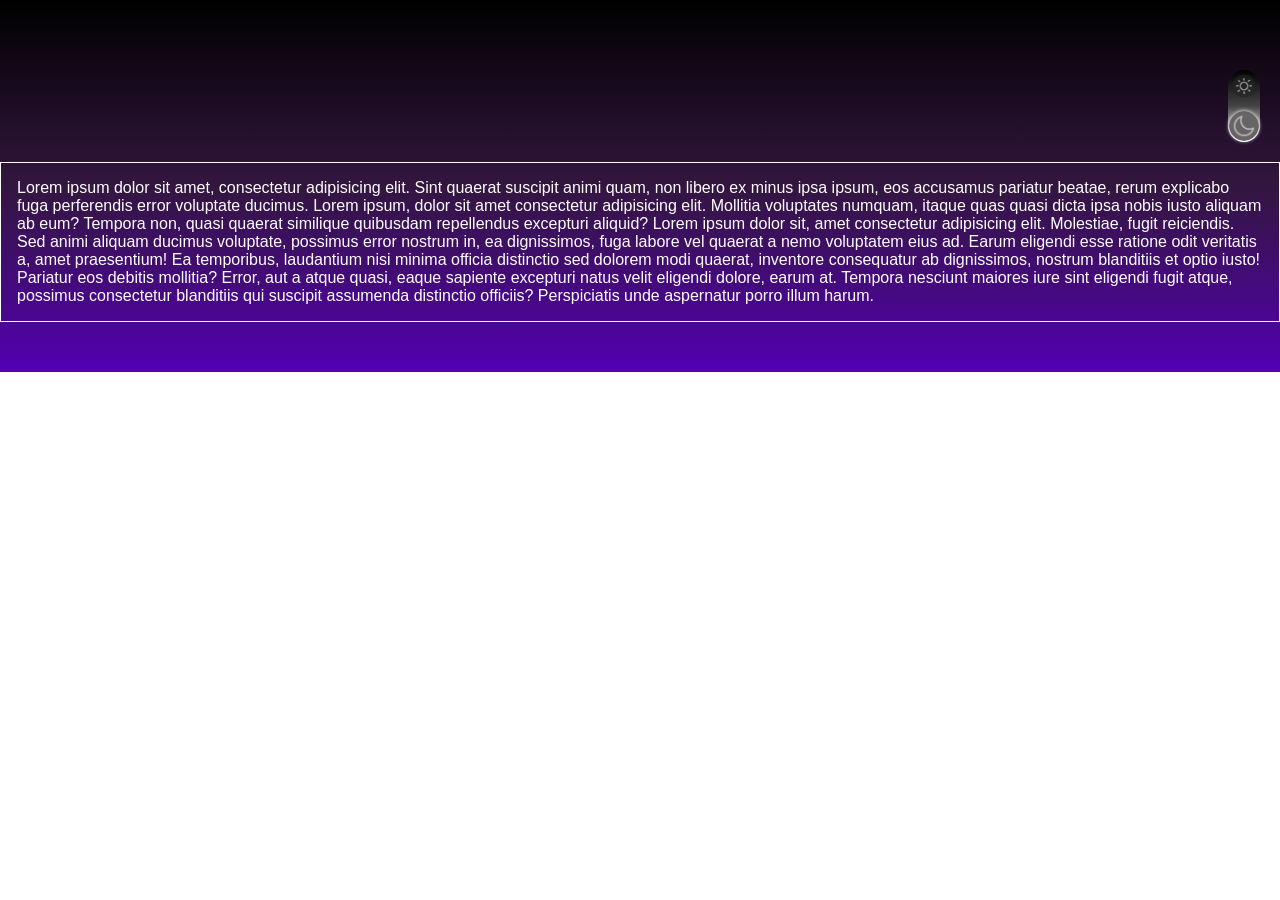
<file: theme.html>
<!DOCTYPE html>
<html lang="en">

<head>
    <meta charset="UTF-8" />
    <meta name="viewport" content="width=device-width, initial-scale=1.0" />
    <title>Theme Toggle</title>

    <style>
        body {
            margin: 0;
            font-family: sans-serif;
            transition: background-color 0.4s, color 0.4s;
        }

        /* Global theme */
        body.dark-theme {
            background: linear-gradient(black, rgb(51, 22, 63), rgb(83, 0, 179));
            background-repeat: no-repeat;
            background-size: cover;
            background-position: center;
            color: #fff;
        }

        .main-container {
            /* width: 60%; */
            margin: 50px auto;
        }

        .theme-wrapper {
            display: flex;
            justify-content: flex-end;
            padding: 20px;
        }

        .theme {
            display: flex;
            flex-direction: column;
            gap: 14px;
            padding: 3px;
            border-radius: 30px;
            cursor: pointer;
            background: linear-gradient(#000, #444, #fff);
        }

        /* Base (inactive) icon state */
        .theme img {
            width: 26px;
            border-radius: 50%;
            transform: scale(0.9) rotate(0deg);
            opacity: 0.6;
            transition: transform 0.4s ease, opacity 0.4s ease, filter 0.4s ease;
        }

        /* Default: moon active */
        .theme:not(.light-mode) #moon {
            transform: scale(1.15) rotate(-360deg);
            opacity: 1;
            filter: drop-shadow(0 0 2px white);
        }

        /* Light mode: sun active */
        .theme.light-mode #sun {
            transform: scale(1.15) rotate(360deg);
            opacity: 1;
            filter: drop-shadow(0 0 2px white);
        }

        .content {
            border: 1px solid currentColor;
            padding: 16px;
            /* width: 100px; */
            /* height: 100px; */
            overflow-x: scroll;
            /* overflow-y: scroll; */
        }
    </style>
</head>

<body class="dark-theme">

    <div class="main-container">
        <div class="theme-wrapper">
            <div class="theme" id="themeToggle" aria-pressed="true">
                <img src="img/sun-02.png" alt="Light theme" id="sun">
                <img src="img/moon-02.png" alt="Dark theme" id="moon">
            </div>
        </div>

        <div class="content">
            Lorem ipsum dolor sit amet, consectetur adipisicing elit. Sint quaerat suscipit animi quam, non libero ex
            minus ipsa ipsum, eos accusamus pariatur beatae, rerum explicabo fuga perferendis error voluptate ducimus.
            Lorem ipsum, dolor sit amet consectetur adipisicing elit. Mollitia voluptates numquam, itaque quas quasi
            dicta ipsa nobis iusto aliquam ab eum? Tempora non, quasi quaerat similique quibusdam repellendus excepturi
            aliquid?
            Lorem ipsum dolor sit, amet consectetur adipisicing elit. Molestiae, fugit reiciendis. Sed animi aliquam
            ducimus voluptate, possimus error nostrum in, ea dignissimos, fuga labore vel quaerat a nemo voluptatem eius
            ad. Earum eligendi esse ratione odit veritatis a, amet praesentium! Ea temporibus, laudantium nisi minima
            officia distinctio sed dolorem modi quaerat, inventore consequatur ab dignissimos, nostrum blanditiis et
            optio iusto! Pariatur eos debitis mollitia? Error, aut a atque quasi, eaque sapiente excepturi natus velit
            eligendi dolore, earum at. Tempora nesciunt maiores iure sint eligendi fugit atque, possimus consectetur
            blanditiis qui suscipit assumenda distinctio officiis? Perspiciatis unde aspernatur porro illum harum.
        </div>

    </div>

    <script>
        const themeToggle = document.getElementById("themeToggle");

        themeToggle.addEventListener("click", () => {
            document.body.classList.toggle("dark-theme");
            themeToggle.classList.toggle("light-mode");

            const isDark = document.body.classList.contains("dark-theme");
            themeToggle.setAttribute("aria-pressed", isDark);
        });
    </script>

</body>

</html>
</file>
<file: styles/style.css>
* {
     box-sizing: border-box;
     margin: 0;
     padding: 0;
 }

 body {
     font-family: 'Hero Light Regular';
     margin: 0;
     transition: background-color 0.4s, color 0.4s;
 }

 /* Global theme */
 body.dark-theme {
     color: #fff;
     background-color: #000;
     /* background: linear-gradient(black, rgb(51, 22, 63), rgb(83, 0, 179));
            background-repeat: no-repeat;
            background-size: cover;
            background-position: center; */
 }


 .header {
     display: flex;
     justify-content: space-between;
     align-items: center;
     padding: 30px 0px;
 }

 .nav {
     display: flex;
     gap: 20px;
 }

 /* nav-menu popups */
 .nav-item,
 .profile-item {
     position: relative;
 }

 .nav-trigger,
 .profile-trigger {
     background: none;
     border: none;
     outline: none;
     cursor: pointer;
     display: flex;
     align-items: center;
     gap: 6px;
 }

 .nav-popup {
     display: none;
     position: absolute;
     top: 100%;
     left: 0;

     background-color: white;
     min-width: 220px;
     padding: 12px;
     border-radius: 8px;
     box-shadow: 0 8px 25px rgba(0, 0, 0, 0.15);

     flex-direction: column;
     gap: 10px;
     z-index: 100;
 }

 .profile-popup {
     display: none;
     position: absolute;
     top: 100%;
     right: 0;

     background-color: white;
     min-width: 200px;
     padding: 12px;
     border-radius: 8px;
     box-shadow: 0 8px 25px rgba(0, 0, 0, 0.15);

     flex-direction: column;
     gap: 10px;
     z-index: 100;
 }

 .nav-popup a,
 .profile-popup a {
     text-decoration: none;
     color: #333;
 }

 .nav-popup a:hover,
 .profile-popup a:hover {
     text-decoration: none;
     color: #9747FF;
 }

 #internships {
     border-radius: 50%;
 }


 .profile span img {
     filter: invert(1);
 }

 .searchbar {
     background-color: #f1f1f1;
     border-radius: 30px;
     padding: 10px 20px;
     display: flex;
     align-items: center;
     /* justify-content: center; */
     gap: 10px;
 }

 .searchbar input,
 .footer-container input {
     border: none;
     outline: none;
     background-color: transparent;
 }

 .searchbar img {
     width: 16px;
     height: 16px;
 }

 .nav-extras {
     display: flex;
     align-items: center;
     gap: 20px;
     cursor: pointer;
 }

 .profile-icon {
     width: 28px;
     filter: invert(1);
 }


 .icon {
     width: 24px;
     height: 24px;
 }

 .profile {
     background-color: rgb(63, 7, 7);
     border-radius: 20px;
     padding: 2px 5px;
     display: flex;
     gap: 5px;
     justify-content: center;

 }

 .profile img {
     border-radius: 50%;
 }

 .notification {
     position: relative;
     padding: 0px !important;
 }


 #notification-dot,
 #home-dot {
     background-color: red;
     border-radius: 50%;
     position: absolute;
     font-size: 10px;
     color: white;
 }

 #notification-dot {
     right: 10%;
     padding: 5px;
 }

 #home-dot {
     top: 5px;
     right: 60%;
     padding: 0px 5px;
 }

 /* Mobile navigation */
 .hamburger {
     display: none;
 }

 .mobile-menu {
     display: contents;
 }

 /* navigation ends */


 .navLink,
 .navLink:active {
     text-decoration: none;
     color: inherit;
 }

 .offer-div {
     font-size: 18px;
     text-align: center;
     background-color: #f1f1f1;
     color: black;
     padding: 20px 0px 10px 0px;
 }

 .row {
     margin-bottom: 30px;
 }

 .container1 {
     border-radius: 30px;
     background-color: #f1f1f1;
     color: #000;
     padding: 15px;
 }

 .container2 {
     border-radius: 30px;
     border: 2px solid #f1f1f1;
     padding: 15px;
 }

 .container1 .menu div {
     padding-bottom: 40px;
     cursor: pointer;
 }

 .theme {
     display: flex;
     gap: 15px;
     flex-direction: column;
     padding: 3px;
     background: linear-gradient(black, rgb(110, 110, 110), white);
     border-radius: 30px;
 }

 .theme-wrapper {
     display: flex;
     justify-content: end;
     margin-top: -100px;
     padding: 20px;
 }

 .theme img {
     width: 26px;
     border-radius: 50%;
     transform: scale(1) rotate(0deg);
     opacity: 0.6;
     transition: transform 0.4s ease, opacity 0.4s ease, filter 0.4s ease;
 }

 .theme.light-mode #sun {
     transform: scale(1.15) rotate(360deg);
     opacity: 1;
     filter: drop-shadow(0 0 2px white);
 }

 body.dark-theme .theme #moon {
     transform: scale(1.15) rotate(-360deg);
     opacity: 1;
     filter: drop-shadow(0 0 2px white);
 }

 body.dark-theme .header.nav a,
 body.dark-theme .header button,
 body.dark-theme .total-internships {
     color: white;
 }

 body.dark-theme .header .nav img,
 body.dark-theme .header .nav-extras img,
 body.dark-theme .container2 img {
     filter: invert(1) hue-rotate(180deg);
 }

 body.dark-theme .jobtype span {
     color: black;
 }


 body.dark-theme span img {
     border-radius: 50%;
 }

 #logo-white {
     display: none;
 }

 body.dark-theme #logo-white {
     display: block;
     width: 155px;
 }

 body.dark-theme .ranges span {
     border: 1px solid white;
 }

 body.dark-theme #logo-black {
     display: none;
 }


 .filter img {
     width: 24px;
 }

 .ranges {
     display: flex;
     justify-content: space-between;
 }

 .ranges span {
     border: 1px solid black;
     border-radius: 30px;
     padding: 10px;
     cursor: pointer;
 }

 .filter-menu .input {
     display: flex;
     flex-direction: column;
     margin-bottom: 20px;
 }

 .filter-menu .input label {
     margin-bottom: 10px;
 }

 .range-input {
     padding: 0 !important;
 }

 .filter-menu .input input,
 .filter-menu .input select {
     border-radius: 20px;
     border: 1px solid #c4c4c4;
     outline: none;
     padding: 10px;
     color: #696969;
 }

 .filter-menu .input .range-input,
 .button div button,
 .footer-container button {
     border: 1px solid #c4c4c4;
     border-radius: 20px;
     padding: 5px 20px;
 }

 input[type="radio"] {
     accent-color: #9747FF;
 }

 /* background-color: white; */

 .total-internships {
     color: black;
 }

 .container3 .cards {
     height: 130vh;
     overflow-y: auto;
     margin: 20px 0;
 }

 .card-container {
     padding: 20px 30px;
     margin: 20px 0;
     border: 2px solid #f1f1f1;
     border-radius: 20px;
 }

 .c-header {
     display: flex;
     justify-content: space-between;
     margin-bottom: 10px;
 }

 .c-name {
     display: flex;
     justify-content: space-between;
 }

 .c-name div p {
     color: #828282;
 }

 .company {
     width: 164px;
 }

 .card-details,
 .card-details-data {
     display: flex;
     margin: 15px 0 0 0;
 }

 .card-details {
     color: #828282;
     gap: 20px;
 }

 .card-details-data {
     font-size: 14px;
     gap: 50px;
 }

 .remain-time,
 .jobtype {
     padding: 5px 15px;
     border-radius: 30px;
 }

 .remain-time {
     background-color: #DBFFEE;
     color: #2FAA6F;
 }

 .jobtype {
     background-color: #f1f1f1;
 }

 .card-tags {
     display: flex;
     gap: 20px;
     font-size: 14px;
 }

 .card-button button {
     border: 1px solid #c4c4c4;
     border-radius: 20px;
     padding: 5px 20px;
 }

 .footer {
     padding: 30px 30px 10px 30px;
     background-color: #9747FF;
     color: white;
 }

 .footer .arrow {
     filter: invert(1);
     rotate: 180deg;
 }

 .footer-container {
     display: flex;
     justify-content: center;
     gap: 50px;
     padding-top: 20px;
 }

 .footer-container input {
     color: #f1f1f1;
 }

 .footer-container input::placeholder {
     /* opacity: 0.8; */
     font-size: 14px;
     color: white;
 }

 .footer-container a,
 .footer-container p {
     font-size: 14px;
     text-decoration: none;
     color: white;
     margin-bottom: 0px;

 }

 .footer-container .subscribe {
     border: 1px solid #c4c4c4;
     padding: 10px;
     border-radius: 30px;
     display: flex;
 }

 .footer-container .footer-div {
     display: flex;
     flex-direction: column;
     gap: 20px;
 }

 .footer-container .social-media {
     display: flex;
     flex-direction: row;
     gap: 10px;
     padding-top: 10px;
 }

 .color-btn {
     background-color: #9747FF;
     color: white;
 }

 .white-btn {
     background-color: white;
 }

 .color-btn:hover {
     background-color: white;
     color: #9747FF;
     border: 1px solid #9747FF;
     transition: 0.3s;
 }

 .white-btn:hover {
     background-color: #9747FF;
     color: white;
     transition: 0.3S;
 }


 .white-btn:active,
 .color-btn:active,
 .theme:active {
     scale: 0.95;
 }

 .active {
     color: black;
     background-color: #c4c4c4;
 }
</file>
<file: skeleton.css>
@font-face {
     font-family: 'Hero Light Regular';
     font-style: normal;
     font-weight: normal;
     src: local('Hero Light Regular'), url('./hero-font/HeroLight-Regular.woff') format('woff');
 }

 * {
     box-sizing: border-box;
     margin: 0;
     padding: 0;
 }

 body {
     font-family: 'Hero Light Regular';
     margin: 0;
     transition: background-color 0.4s, color 0.4s;
 }

 /* Global theme */
 body.dark-theme {
     color: #fff;
     background-color: #000;
     /* background: linear-gradient(black, rgb(51, 22, 63), rgb(83, 0, 179));
            background-repeat: no-repeat;
            background-size: cover;
            background-position: center; */
 }


 .header {
     display: flex;
     justify-content: space-between;
     align-items: center;
     padding: 30px 0px;
 }

 .nav {
     display: flex;
     gap: 20px;
 }

 /* nav-menu popups */
 .nav-item,
 .profile-item {
     position: relative;
 }

 .nav-trigger,
 .profile-trigger {
     background: none;
     border: none;
     outline: none;
     cursor: pointer;
     display: flex;
     align-items: center;
     gap: 6px;
 }

 .nav-popup {
     display: none;
     position: absolute;
     top: 100%;
     left: 0;

     background-color: white;
     min-width: 220px;
     padding: 12px;
     border-radius: 8px;
     box-shadow: 0 8px 25px rgba(0, 0, 0, 0.15);

     flex-direction: column;
     gap: 10px;
     z-index: 100;
 }

 .profile-popup {
     display: none;
     position: absolute;
     top: 100%;
     right: 0;

     background-color: white;
     min-width: 200px;
     padding: 12px;
     border-radius: 8px;
     box-shadow: 0 8px 25px rgba(0, 0, 0, 0.15);

     flex-direction: column;
     gap: 10px;
     z-index: 100;
 }

 .nav-popup a,
 .profile-popup a {
     text-decoration: none;
     color: #333;
 }

 .nav-popup a:hover,
 .profile-popup a:hover {
     text-decoration: none;
     color: #9747FF;
 }

 #internships {
     border-radius: 50%;
 }


 .profile span img {
     filter: invert(1);
 }

 .searchbar {
     background-color: #f1f1f1;
     border-radius: 30px;
     padding: 10px 20px;
     display: flex;
     align-items: center;
     /* justify-content: center; */
     gap: 10px;
 }

 .searchbar input,
 .footer-container input {
     border: none;
     outline: none;
     background-color: transparent;
 }

 .searchbar img {
     width: 16px;
     height: 16px;
 }

 .nav-extras {
     display: flex;
     align-items: center;
     gap: 20px;
     cursor: pointer;
 }

 .profile-icon {
     width: 28px;
     filter: invert(1);
 }


 .icon {
     width: 24px;
     height: 24px;
 }

 .profile {
     background-color: rgb(63, 7, 7);
     border-radius: 20px;
     padding: 2px 5px;
     display: flex;
     gap: 5px;
     justify-content: center;

 }

 .profile img {
     border-radius: 50%;
 }

 .notification {
     position: relative;
     padding: 0px !important;
 }


 #notification-dot,
 #home-dot {
     background-color: red;
     border-radius: 50%;
     position: absolute;
     font-size: 10px;
     color: white;
 }

 #notification-dot {
     right: 10%;
     padding: 5px;
 }

 #home-dot {
     top: 5px;
     right: 60%;
     padding: 0px 5px;
 }

 /* Mobile navigation */
 .hamburger {
     display: none;
 }

 .mobile-menu {
     display: contents;
 }

 /* navigation ends */
 .color-btn {
     background-color: #9747FF;
     color: white;
 }

 .white-btn {
     background-color: white;
 }

 .color-btn:hover {
     background-color: white;
     color: #9747FF;
     border: 1px solid #9747FF;
     transition: 0.3s;
 }

 .white-btn:hover {
     background-color: #9747FF;
     color: white;
     transition: 0.3S;
 }


 .navLink,
 .navLink:active {
     text-decoration: none;
     color: inherit;
 }













 .footer {
     padding: 30px 30px 10px 30px;
     background-color: #9747FF;
     color: white;
 }

 .footer .arrow {
     filter: invert(1);
     rotate: 180deg;
 }

 .footer-container {
     display: flex;
     justify-content: center;
     gap: 50px;
     padding-top: 20px;
 }

 .footer-container input {
     color: #f1f1f1;
 }

 .footer-container input::placeholder {
     /* opacity: 0.8; */
     font-size: 14px;
     color: white;
 }

 .footer-container button {
     border: 1px solid #c4c4c4;
     border-radius: 20px;
     padding: 5px 20px;
 }

 .footer-container a,
 .footer-container p {
     font-size: 14px;
     text-decoration: none;
     color: white;
     margin-bottom: 0px;

 }

 .footer-container .subscribe {
     border: 1px solid #c4c4c4;
     padding: 10px;
     border-radius: 30px;
     display: flex;
 }

 .footer-container .footer-div {
     display: flex;
     flex-direction: column;
     gap: 20px;
 }

 .footer-container .social-media {
     display: flex;
     flex-direction: row;
     gap: 10px;
     padding-top: 10px;
 }


 .white-btn:active,
 .color-btn:active,
 .theme:active {
     scale: 0.95;
 }

 .active {
     color: black;
     background-color: #c4c4c4;
 }
</file>
